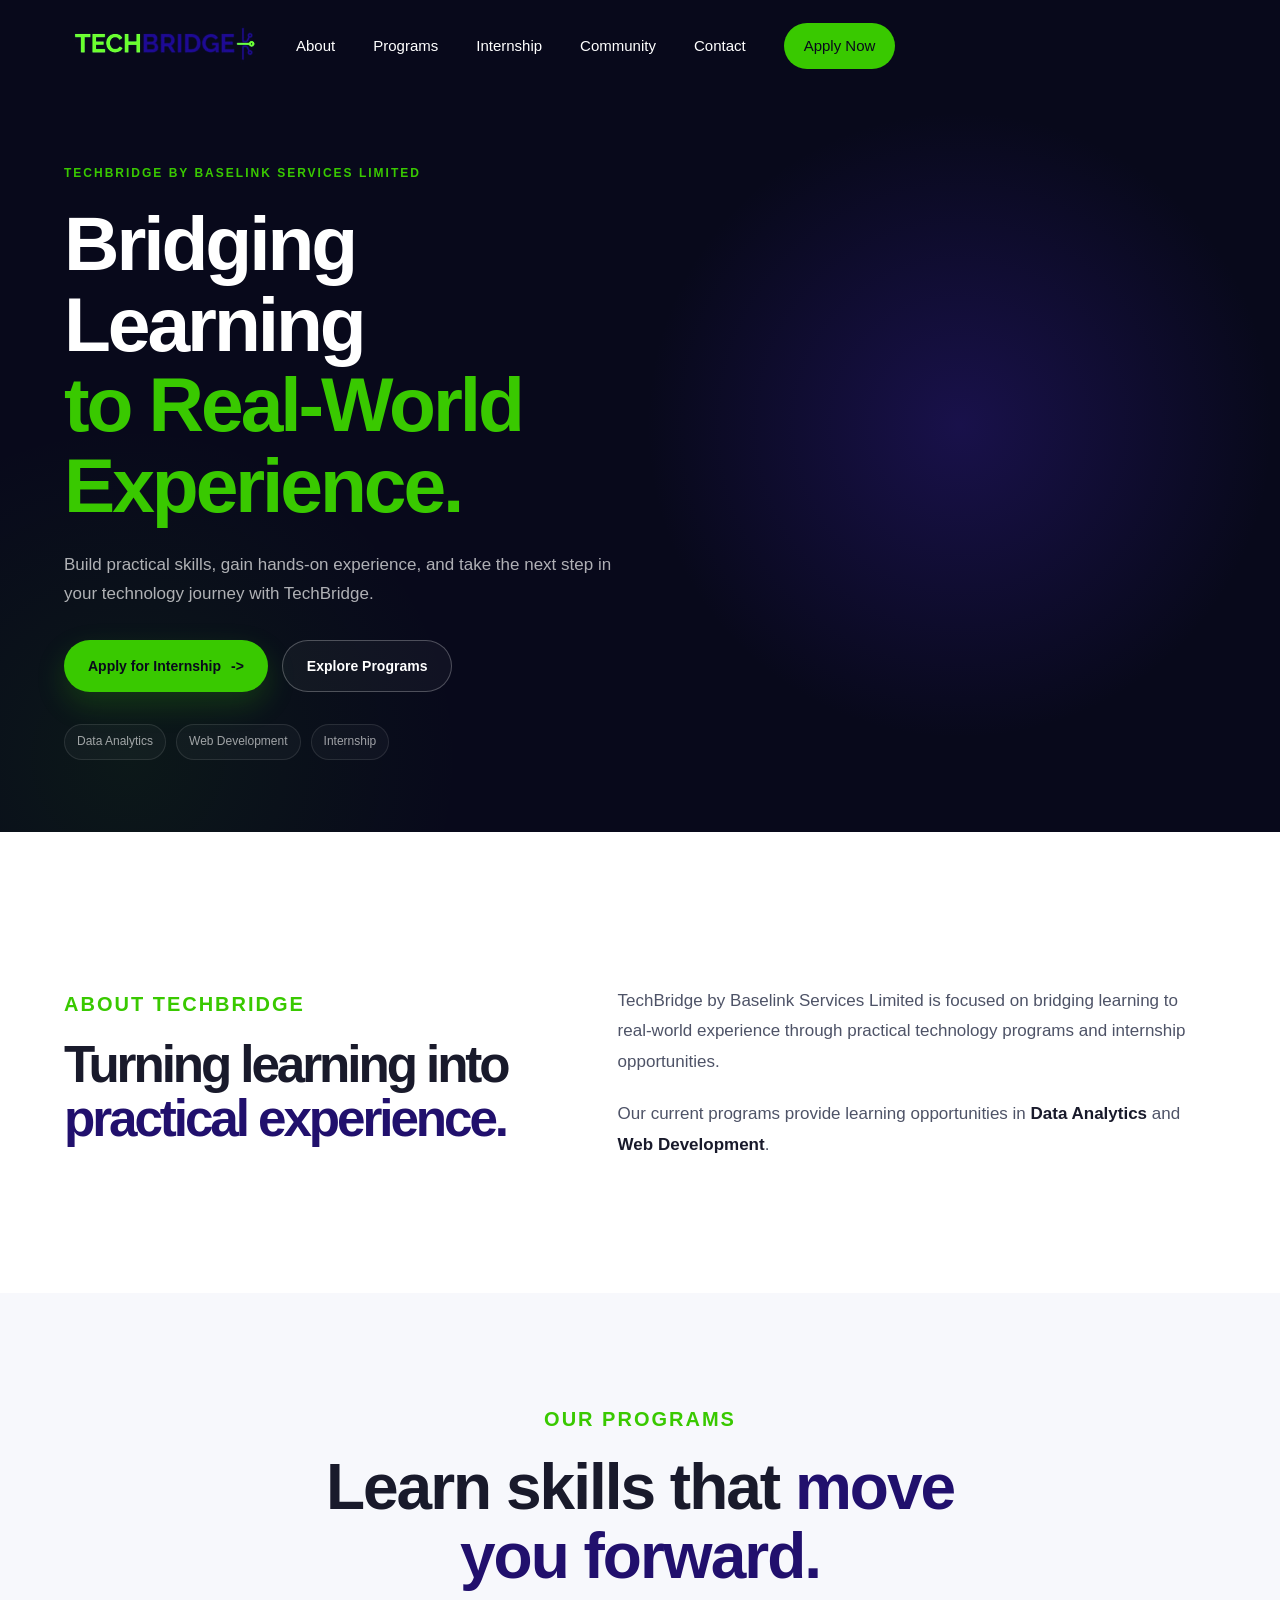
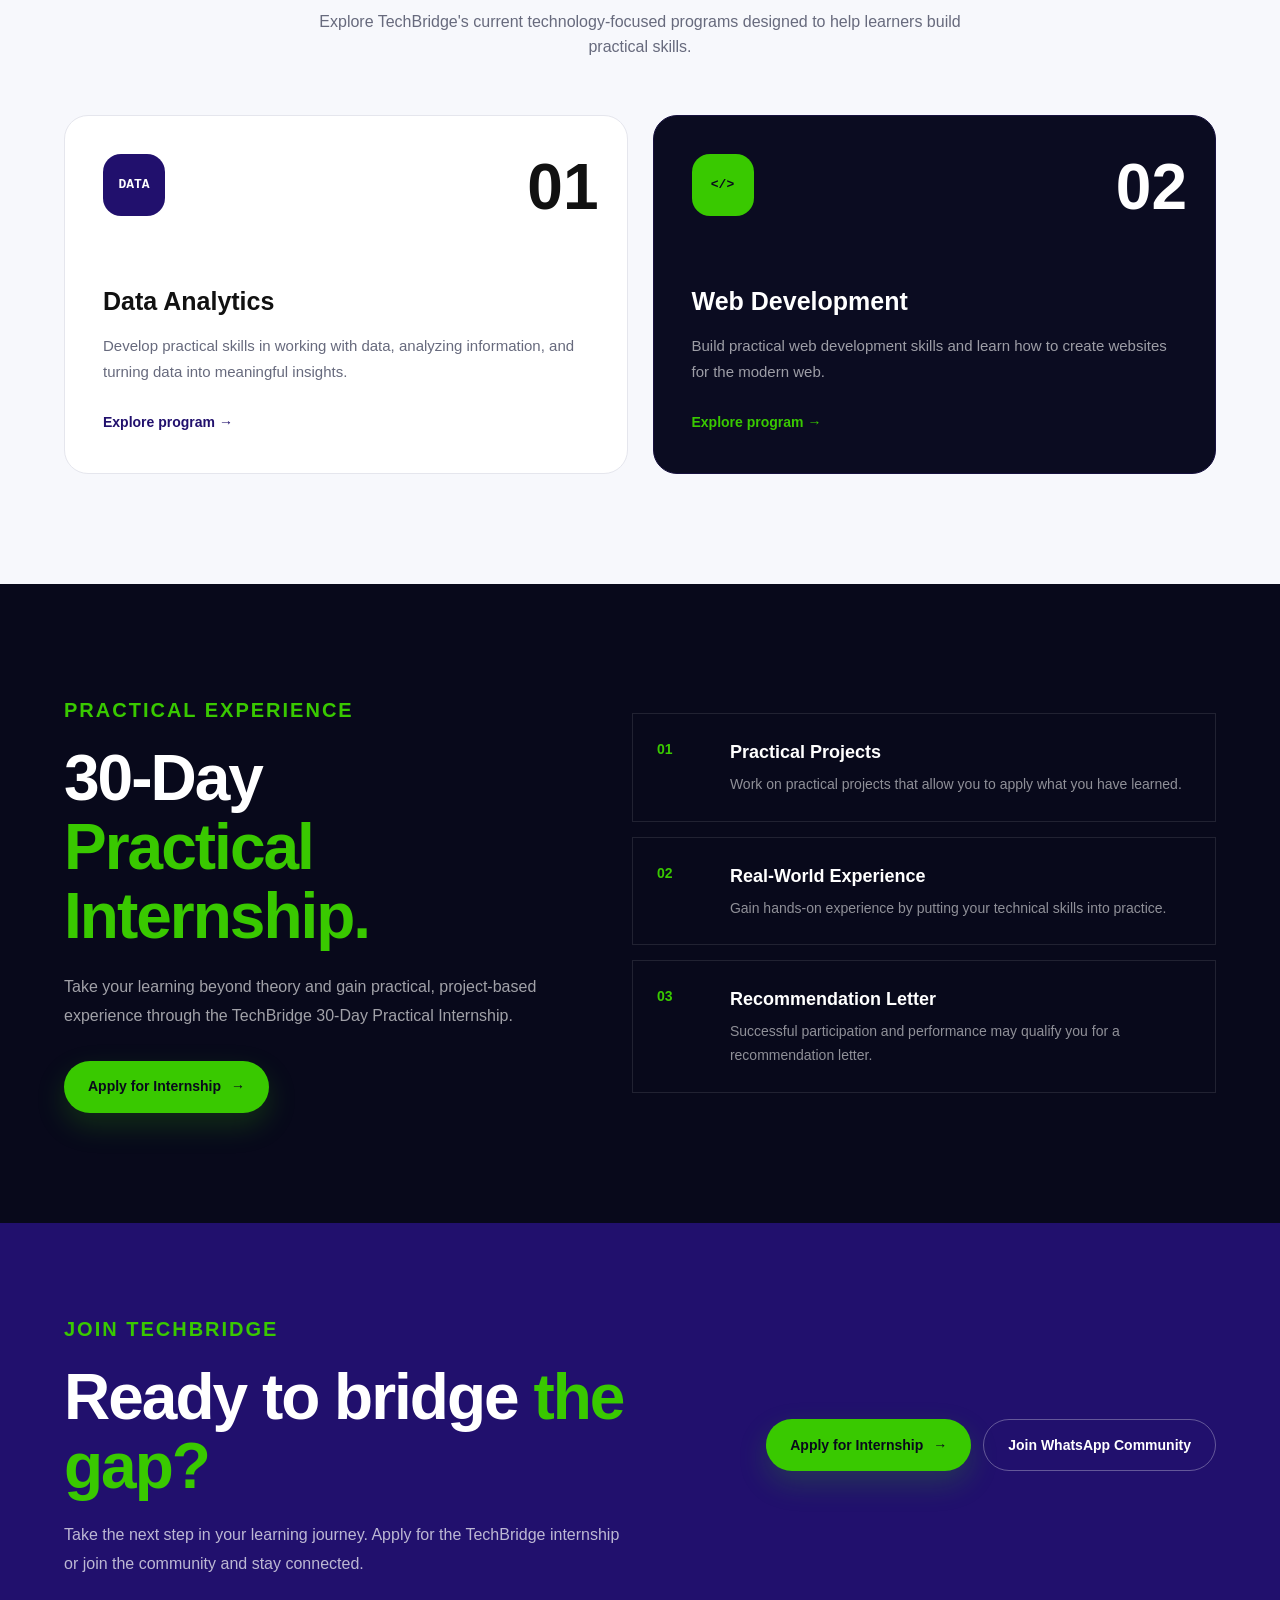
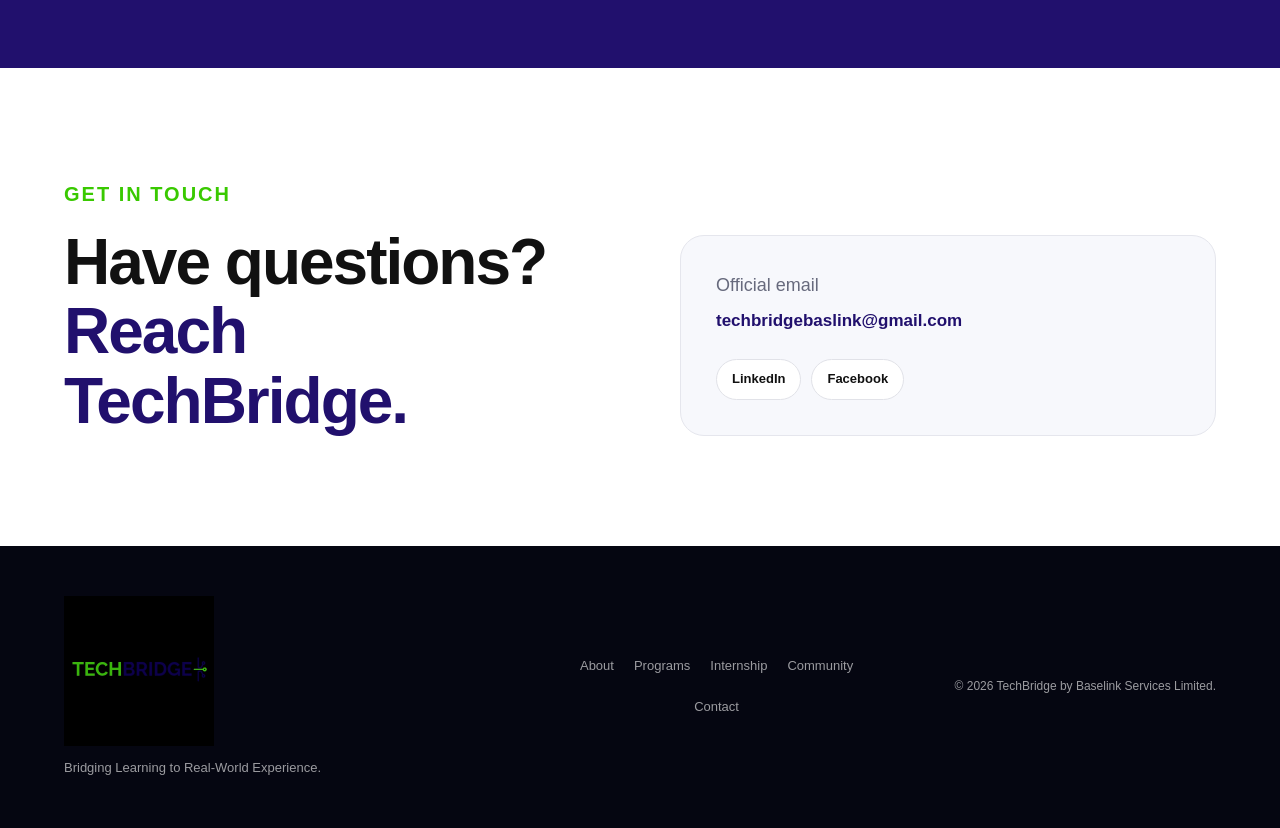
<file: index.html>
<!doctype html>
<html lang="en">
  <head>
    <meta charset="UTF-8" />
    <meta name="viewport" content="width=device-width, initial-scale=1.0" />
    <title>TechBridge Homepage</title>
    <link rel="stylesheet" href="style.css" />
  </head>
  <body>
    <!-- HEADER SECTION -->
    <header class="header">
      <div class="container">
        <a href="#home" class="logo">
          <img src="images/TechBridge-logo.jpeg" alt="TechBridge logo" />
        </a>

        <input
          type="checkbox"
          class="menu-toggle"
          id="menu-toggle"
          aria-label="Toggle navigation menu"
          aria-controls="site-nav"
        />
        <label class="menu-button" for="menu-toggle">
          <span class="menu-icon" aria-hidden="true"></span>
        </label>

        <nav class="nav" id="site-nav">
          <a href="#about">About</a>
          <a href="programs.html">Programs</a>
          <a href="#internship">Internship</a>
          <a href="#community">Community</a>
          <a href="#contact">Contact</a>

          <a href="https://forms.gle/zc84ENrj1QFS2P669" class="nav-button"
            >Apply Now</a
          >
        </nav>
      </div>
    </header>

    <!-- HERO SECTION -->
    <section class="hero" id="home">
      <div class="hero-container">
        <div class="hero-content">
          <p class="hero-label">TECHBRIDGE BY BASELINK SERVICES LIMITED</p>

          <h1>
            Bridging Learning
            <span>to Real-World Experience.</span>
          </h1>

          <p class="hero-text">
            Build practical skills, gain hands-on experience, and take the next
            step in your technology journey with TechBridge.
          </p>

          <div class="hero-buttons">
            <a
              href="https://forms.gle/zc84ENrj1QFS2P669"
              class="btn btn-primary"
            >
              Apply for Internship
              <span>-></span>
            </a>

            <a href="programs.html" class="btn btn-secondary">
              Explore Programs
            </a>
          </div>

          <div class="hero-tags">
            <span>Data Analytics</span>
            <span>Web Development</span>
            <span>Internship</span>
          </div>
        </div>
      </div>
    </section>

    <!-- ABOUT SECTION -->

    <section class="about" id="about">
      <div class="container about-container">
        <div class="about-heading">
          <p class="section-label">ABOUT TECHBRIDGE</p>

          <h2>
            Turning learning into
            <span>practical experience.</span>
          </h2>
        </div>

        <div class="about-content">
          <p>
            TechBridge by Baselink Services Limited is focused on bridging
            learning to real-world experience through practical technology
            programs and internship opportunities.
          </p>

          <p>
            Our current programs provide learning opportunities in
            <strong>Data Analytics</strong> and
            <strong>Web Development</strong>.
          </p>
        </div>
      </div>
    </section>

    <!-- PROGRAMS SECTION -->
    <section class="programs" id="programs">
      <div class="container">
        <div class="programs-heading">
          <p class="section-label">OUR PROGRAMS</p>

          <h2>
            Learn skills that
            <span>move you forward.</span>
          </h2>

          <p>
            Explore TechBridge's current technology-focused programs designed to
            help learners build practical skills.
          </p>
        </div>

        <div class="programs-grid">
          <!-- Data Analytics -->
          <article class="program-card">
            <div class="program-number1">01</div>

            <div class="program-icon">DATA</div>

            <h3 id="data">Data Analytics</h3>

            <p>
              Develop practical skills in working with data, analyzing
              information, and turning data into meaningful insights.
            </p>

            <a href="#internship" class="program-link"> Explore program → </a>
          </article>

          <!-- Web Development -->
          <article class="program-card program-card-dark">
            <div class="program-number2">02</div>

            <div class="program-icon">&lt;/&gt;</div>

            <h3>Web Development</h3>

            <p>
              Build practical web development skills and learn how to create
              websites for the modern web.
            </p>

            <a href="#internship" class="program-link"> Explore program → </a>
          </article>
        </div>
      </div>
    </section>

    <!-- INTERNSHIP SECTION -->
    <section class="internship" id="internship">
      <div class="container internship-container">
        <div class="internship-intro">
          <p class="section-label">PRACTICAL EXPERIENCE</p>

          <h2>
            30-Day
            <span>Practical Internship.</span>
          </h2>

          <p>
            Take your learning beyond theory and gain practical, project-based
            experience through the TechBridge 30-Day Practical Internship.
          </p>

          <a href="https://forms.gle/zc84ENrj1QFS2P669" class="btn btn-primary">
            Apply for Internship
            <span>→</span>
          </a>
        </div>

        <div class="internship-benefits">
          <div class="benefit-card">
            <span class="benefit-number">01</span>

            <div>
              <h3>Practical Projects</h3>

              <p>
                Work on practical projects that allow you to apply what you have
                learned.
              </p>
            </div>
          </div>

          <div class="benefit-card">
            <span class="benefit-number">02</span>

            <div>
              <h3>Real-World Experience</h3>

              <p>
                Gain hands-on experience by putting your technical skills into
                practice.
              </p>
            </div>
          </div>

          <div class="benefit-card">
            <span class="benefit-number">03</span>

            <div>
              <h3>Recommendation Letter</h3>

              <p>
                Successful participation and performance may qualify you for a
                recommendation letter.
              </p>
            </div>
          </div>
        </div>
      </div>
    </section>

    <!-- COMMUNITY CTA SECTION-->
    <section class="community" id="community">
      <div class="container community-container">
        <div class="community-content">
          <p class="section-label">JOIN TECHBRIDGE</p>

          <h2>
            Ready to bridge
            <span>the gap?</span>
          </h2>

          <p>
            Take the next step in your learning journey. Apply for the
            TechBridge internship or join the community and stay connected.
          </p>
        </div>

        <div class="community-buttons">
          <a href="https://forms.gle/zc84ENrj1QFS2P669" class="btn btn-primary">
            Apply for Internship
            <span>→</span>
          </a>

          <a
            href="https://chat.whatsapp.com/K4EWimOZGxcE06KxTyRsrG?s=cl&p=i&mlu=0&ilr=4"
            class="btn btn-community"
          >
            Join WhatsApp Community
          </a>
        </div>
      </div>
    </section>

    <!-- CONTACT SECTION -->
    <section class="contact" id="contact">
      <div class="container contact-container">
        <div class="contact-heading">
          <p class="section-label">GET IN TOUCH</p>

          <h2>
            Have questions?
            <span>Reach TechBridge.</span>
          </h2>
        </div>

        <div class="contact-card">
          <p>Official email</p>

          <a href="mailto:techbridgebaslink@gmail.com">
            techbridgebaslink@gmail.com
          </a>

          <div class="social-links">
            <a
              href="https://www.linkedin.com/company/techbridge-services/"
              target="_blank"
              rel="noopener noreferrer"
            >
              LinkedIn
            </a>

            <a
              href="https://www.facebook.com/p/Baselink-Services-100066771475783/"
              target="_blank"
              rel="noopener noreferrer"
            >
              Facebook
            </a>
          </div>
        </div>
      </div>
    </section>

    <!-- FOOTER SECTION -->
    <footer class="footer">
      <div class="container footer-container">
        <div class="footer-brand">
          <img src="images/TechBridge-logo.jpeg" alt="TechBridge logo" />

          <p>Bridging Learning to Real-World Experience.</p>
        </div>

        <div class="footer-links">
          <a href="#about">About</a>
          <a href="programs.html">Programs</a>
          <a href="#internship">Internship</a>
          <a href="#community">Community</a>
          <a href="#contact">Contact</a>
        </div>

        <p class="copyright">© 2026 TechBridge by Baselink Services Limited.</p>
      </div>
    </footer>
  </body>
</html>
</file>
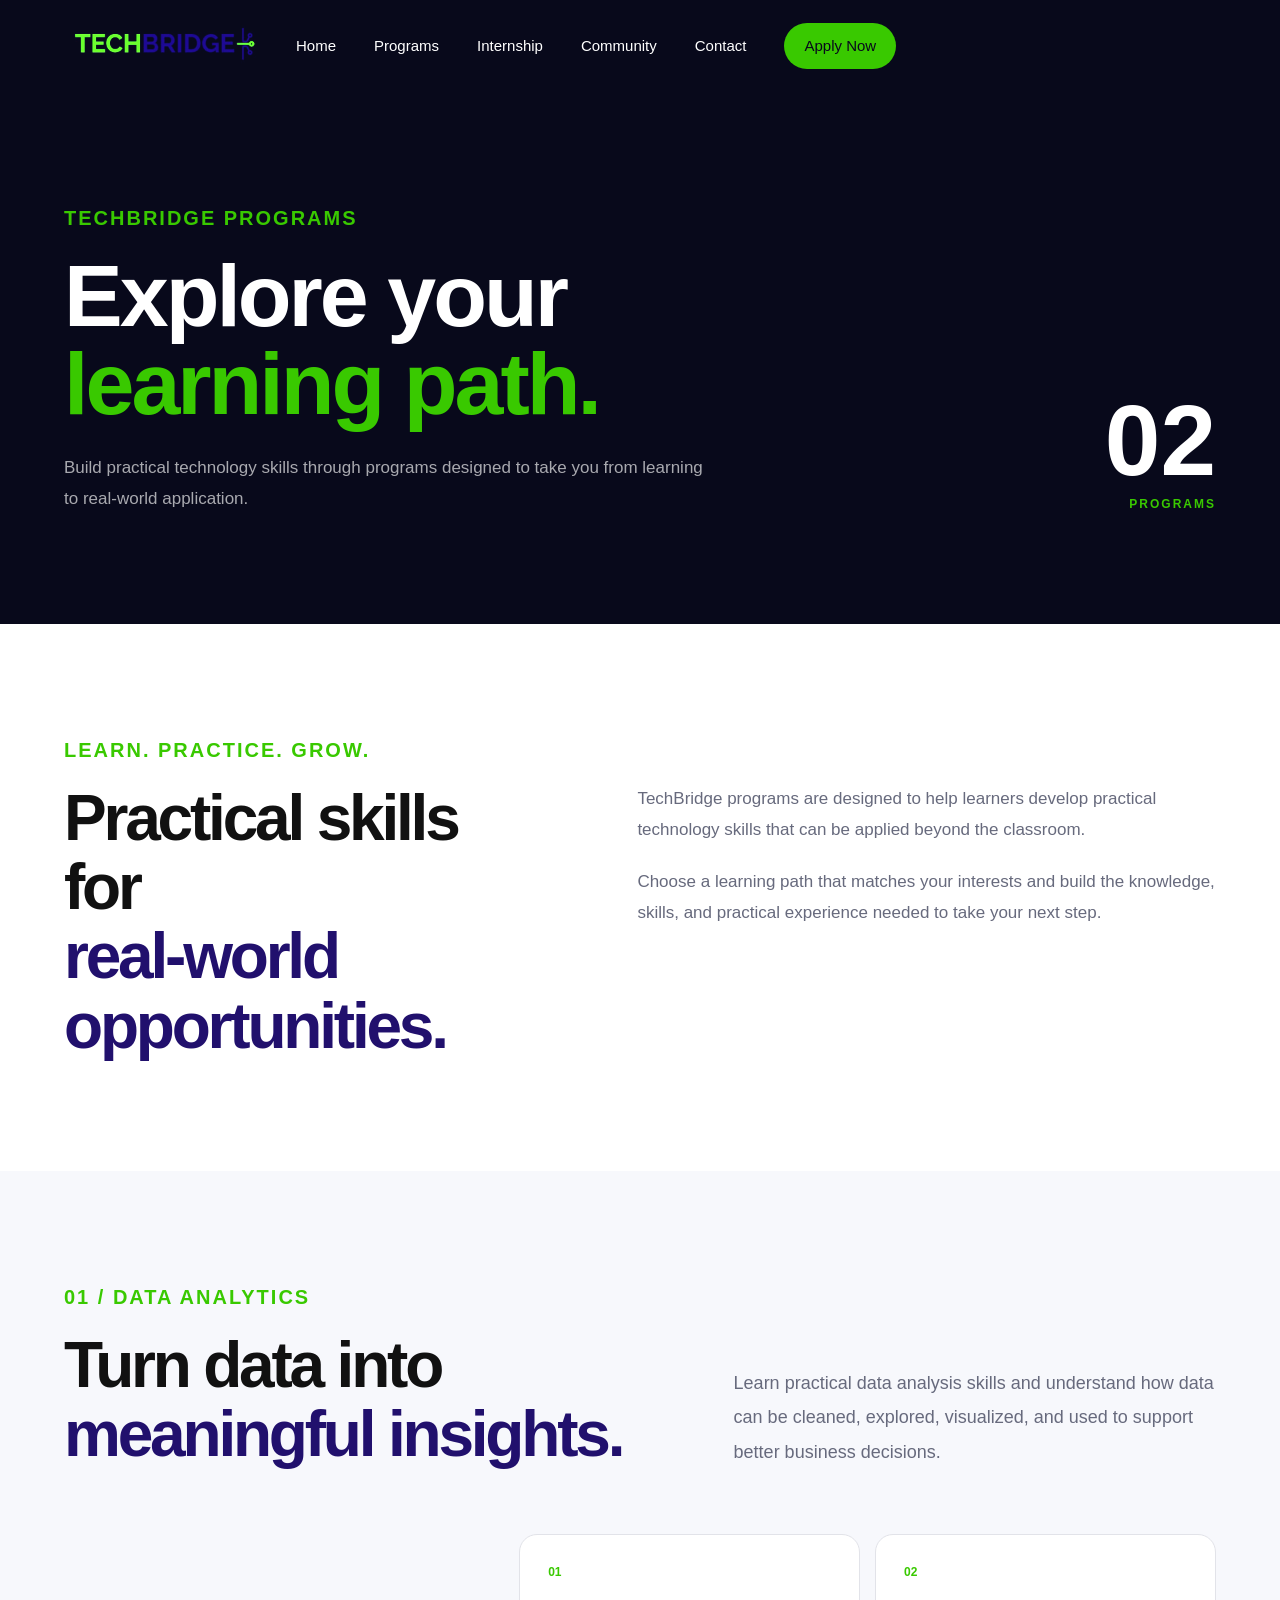
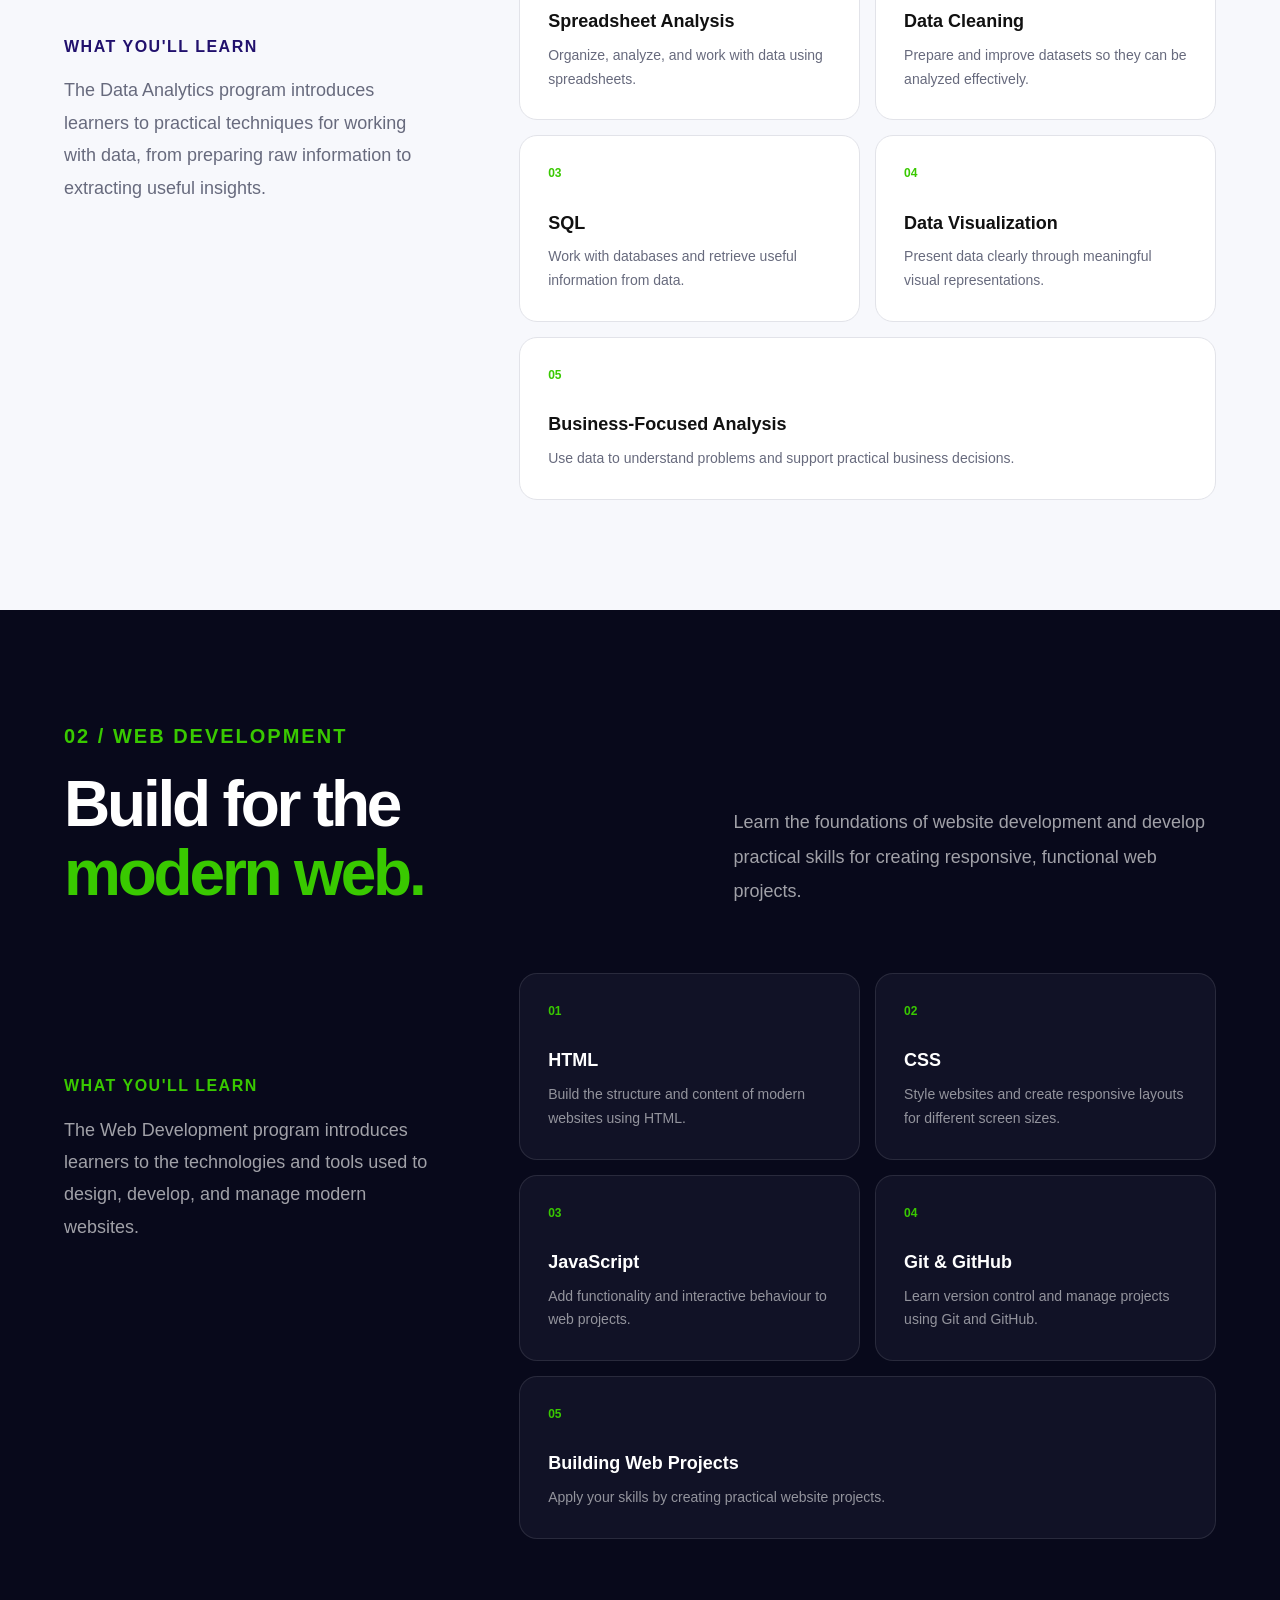
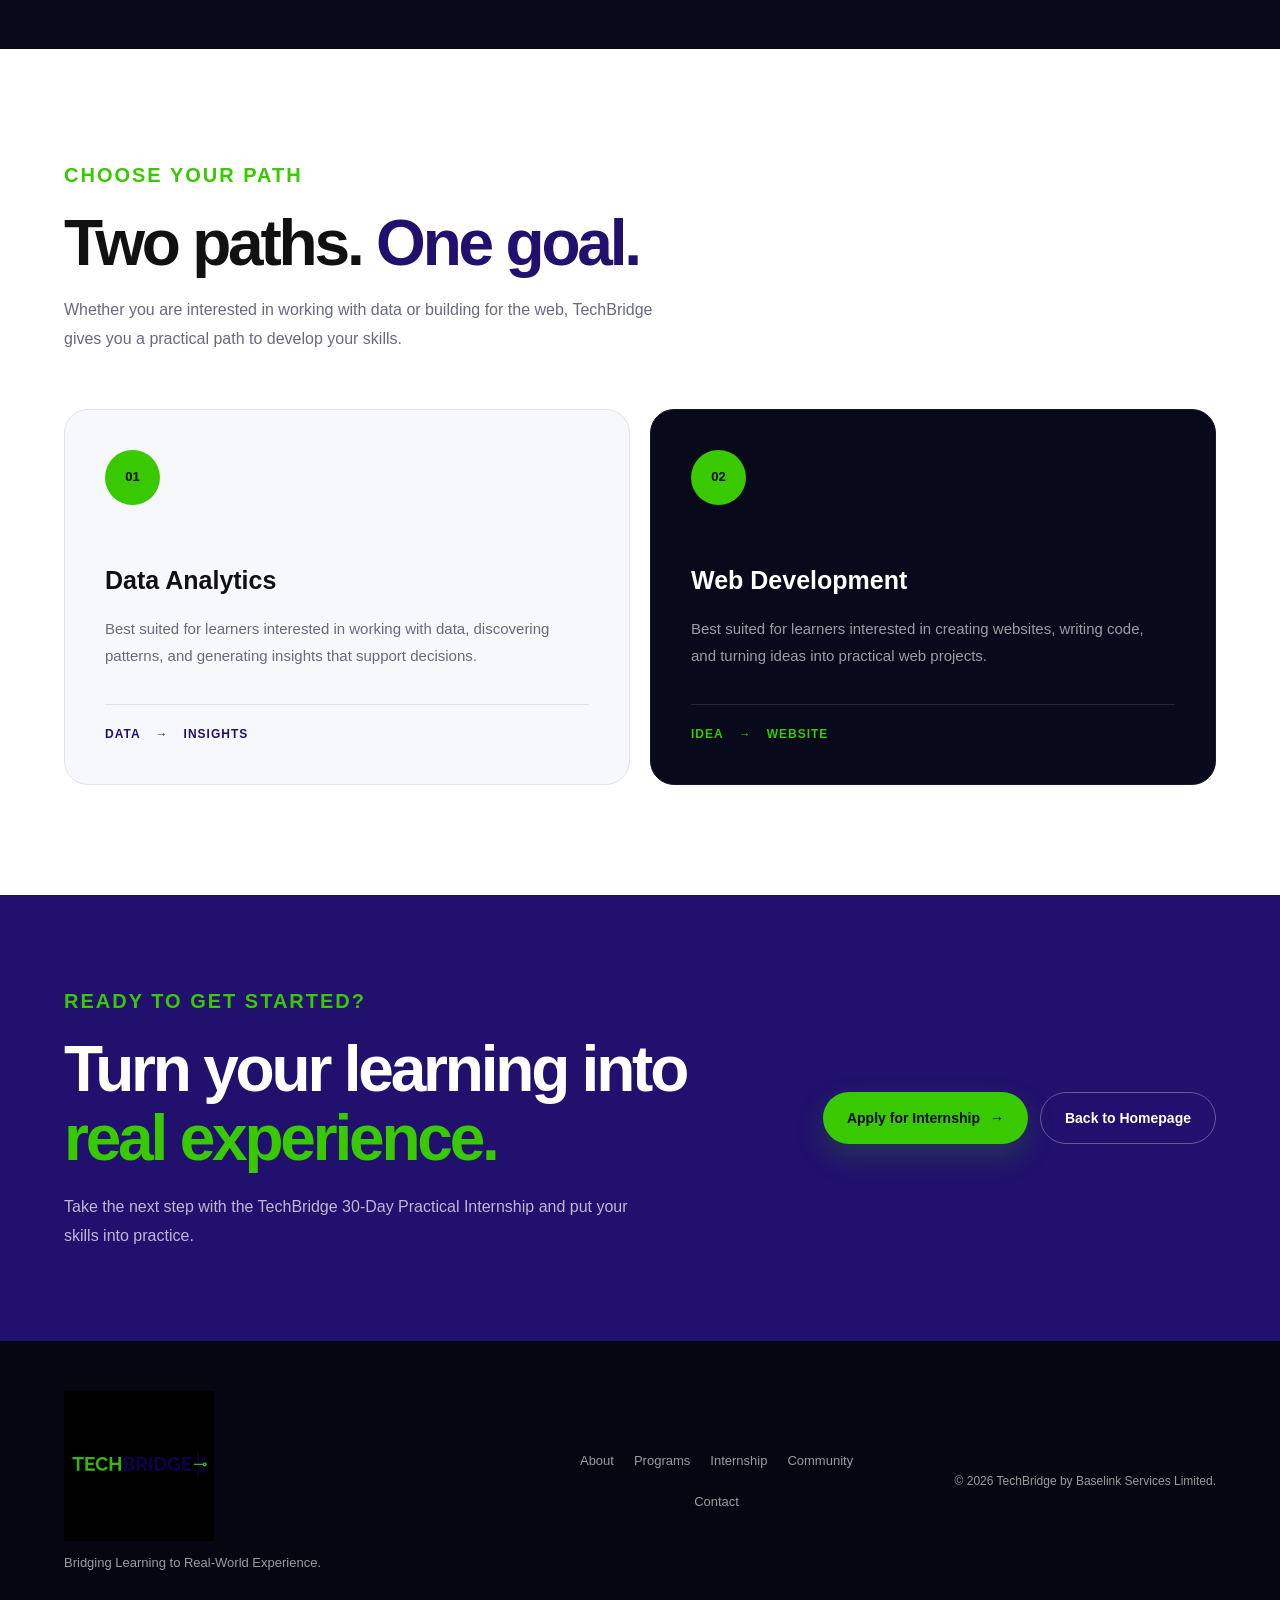
<file: programs.html>
<!doctype html>
<html lang="en">
  <head>
    <meta charset="UTF-8" />
    <meta name="viewport" content="width=device-width, initial-scale=1.0" />
    <meta
      name="description"
      content="Explore TechBridge programs in Data Analytics and Web Development."
    />
    <title>Programs | TechBridge</title>
    <link rel="stylesheet" href="style.css" />
  </head>
  <body>
    <!-- HEADER -->
    <header class="header">
      <div class="container">
        <a href="index.html" class="logo" aria-label="TechBridge home">
          <img src="images/TechBridge-logo.jpeg" alt="TechBridge logo" />
        </a>

        <input
          type="checkbox"
          class="menu-toggle"
          id="programs-menu-toggle"
          aria-label="Toggle navigation menu"
          aria-controls="programs-site-nav"
        />
        <label class="menu-button" for="programs-menu-toggle">
          <span class="menu-icon" aria-hidden="true"></span>
        </label>

        <nav class="nav" id="programs-site-nav" aria-label="Main navigation">
          <a href="index.html">Home</a>
          <a href="programs.html" aria-current="page">Programs</a>
          <a href="index.html#internship">Internship</a>
          <a href="index.html#community">Community</a>
          <a href="index.html#contact">Contact</a>
          <a href="https://forms.gle/zc84ENrj1QFS2P669" class="nav-button">
            Apply Now
          </a>
        </nav>
      </div>
    </header>

    <!-- PROGRAMS HERO -->
    <section class="programs-hero">
      <div class="container programs-hero-container">
        <div class="programs-hero-content">
          <p class="section-label">TECHBRIDGE PROGRAMS</p>
          <h1>
            Explore your
            <span>learning path.</span>
          </h1>
          <p>
            Build practical technology skills through programs designed to take
            you from learning to real-world application.
          </p>
        </div>

        <div class="programs-hero-number" aria-label="Two programs">
          <span aria-hidden="true">02</span>
          <p>PROGRAMS</p>
        </div>
      </div>
    </section>

    <!-- PROGRAMS OVERVIEW -->
    <section class="programs-overview">
      <div class="container programs-overview-container">
        <div class="programs-overview-heading">
          <p class="section-label">LEARN. PRACTICE. GROW.</p>
          <h2>
            Practical skills for
            <span>real-world opportunities.</span>
          </h2>
        </div>

        <div class="programs-overview-content">
          <p>
            TechBridge programs are designed to help learners develop practical
            technology skills that can be applied beyond the classroom.
          </p>
          <p>
            Choose a learning path that matches your interests and build the
            knowledge, skills, and practical experience needed to take your next
            step.
          </p>
        </div>
      </div>
    </section>

    <!-- DATA ANALYTICS -->
    <section class="program-detail data-analytics">
      <div class="container">
        <div class="program-detail-header">
          <div>
            <p class="section-label">01 / DATA ANALYTICS</p>

            <h2>
              Turn data into
              <span>meaningful insights.</span>
            </h2>
          </div>

          <p>
            Learn practical data analysis skills and understand how data can be
            cleaned, explored, visualized, and used to support better business
            decisions.
          </p>
        </div>

        <div class="program-detail-content">
          <div class="program-description">
            <p class="program-small-label">WHAT YOU'LL LEARN</p>

            <p>
              The Data Analytics program introduces learners to practical
              techniques for working with data, from preparing raw information
              to extracting useful insights.
            </p>
          </div>

          <div class="skills-grid">
            <div class="skill-card">
              <span>01</span>
              <h3>Spreadsheet Analysis</h3>
              <p>Organize, analyze, and work with data using spreadsheets.</p>
            </div>

            <div class="skill-card">
              <span>02</span>
              <h3>Data Cleaning</h3>
              <p>
                Prepare and improve datasets so they can be analyzed
                effectively.
              </p>
            </div>

            <div class="skill-card">
              <span>03</span>
              <h3>SQL</h3>
              <p>
                Work with databases and retrieve useful information from data.
              </p>
            </div>

            <div class="skill-card">
              <span>04</span>
              <h3>Data Visualization</h3>
              <p>
                Present data clearly through meaningful visual representations.
              </p>
            </div>

            <div class="skill-card">
              <span>05</span>
              <h3>Business-Focused Analysis</h3>
              <p>
                Use data to understand problems and support practical business
                decisions.
              </p>
            </div>
          </div>
        </div>
      </div>
    </section>

    <!-- WEB DEVELOPMENT SECTION -->
    <section class="program-detail web-development">
      <div class="container">
        <div class="program-detail-header">
          <div>
            <p class="section-label">02 / WEB DEVELOPMENT</p>

            <h2>
              Build for the
              <span>modern web.</span>
            </h2>
          </div>

          <p>
            Learn the foundations of website development and develop practical
            skills for creating responsive, functional web projects.
          </p>
        </div>

        <div class="program-detail-content">
          <div class="program-description">
            <p class="program-small-label">WHAT YOU'LL LEARN</p>

            <p>
              The Web Development program introduces learners to the
              technologies and tools used to design, develop, and manage modern
              websites.
            </p>
          </div>

          <div class="skills-grid">
            <div class="skill-card">
              <span>01</span>
              <h3>HTML</h3>
              <p>
                Build the structure and content of modern websites using HTML.
              </p>
            </div>

            <div class="skill-card">
              <span>02</span>
              <h3>CSS</h3>
              <p>
                Style websites and create responsive layouts for different
                screen sizes.
              </p>
            </div>

            <div class="skill-card">
              <span>03</span>
              <h3>JavaScript</h3>
              <p>
                Add functionality and interactive behaviour to web projects.
              </p>
            </div>

            <div class="skill-card">
              <span>04</span>
              <h3>Git & GitHub</h3>
              <p>
                Learn version control and manage projects using Git and GitHub.
              </p>
            </div>

            <div class="skill-card">
              <span>05</span>
              <h3>Building Web Projects</h3>
              <p>Apply your skills by creating practical website projects.</p>
            </div>
          </div>
        </div>
      </div>
    </section>

    <!-- PROGRAM COMPARISON -->
    <section class="program-choice">
      <div class="container">
        <div class="program-choice-heading">
          <p class="section-label">CHOOSE YOUR PATH</p>

          <h2>
            Two paths.
            <span>One goal.</span>
          </h2>

          <p>
            Whether you are interested in working with data or building for the
            web, TechBridge gives you a practical path to develop your skills.
          </p>
        </div>

        <div class="program-choice-grid">
          <div class="choice-card">
            <div class="choice-icon">01</div>

            <h3>Data Analytics</h3>

            <p>
              Best suited for learners interested in working with data,
              discovering patterns, and generating insights that support
              decisions.
            </p>

            <div class="choice-direction">
              <span>DATA</span>
              <span>→</span>
              <span>INSIGHTS</span>
            </div>
          </div>

          <div class="choice-card choice-card-dark">
            <div class="choice-icon">02</div>

            <h3>Web Development</h3>

            <p>
              Best suited for learners interested in creating websites, writing
              code, and turning ideas into practical web projects.
            </p>

            <div class="choice-direction">
              <span>IDEA</span>
              <span>→</span>
              <span>WEBSITE</span>
            </div>
          </div>
        </div>
      </div>
    </section>

    <!-- PROGRAMS CTA -->
    <section class="programs-cta">
      <div class="container programs-cta-container">
        <div class="programs-cta-content">
          <p class="section-label">READY TO GET STARTED?</p>

          <h2>
            Turn your learning into
            <span>real experience.</span>
          </h2>

          <p>
            Take the next step with the TechBridge 30-Day Practical Internship
            and put your skills into practice.
          </p>
        </div>

        <div class="programs-cta-buttons">
          <a
            href="https://forms.gle/zc84ENrj1QFS2P669 "
            class="btn btn-primary"
          >
            Apply for Internship
            <span>→</span>
          </a>

          <a href="index.html" class="btn btn-secondary"> Back to Homepage </a>
        </div>
      </div>
    </section>

    <!-- FOOTER -->
    <footer class="footer">
      <div class="container footer-container">
        <div class="footer-brand">
          <img src="images/TechBridge-logo.jpeg" alt="TechBridge logo" />
          <p>Bridging Learning to Real-World Experience.</p>
        </div>

        <div class="footer-links">
          <a href="index.html#about">About</a>
          <a href="programs.html">Programs</a>
          <a href="index.html#internship">Internship</a>
          <a href="index.html#community">Community</a>
          <a href="index.html#contact">Contact</a>
        </div>

        <p class="copyright">© 2026 TechBridge by Baselink Services Limited.</p>
      </div>
    </footer>
  </body>
</html>
</file>
<file: style.css>
* {
  margin: 0;
  padding: 0;
  box-sizing: border-box;
}

html {
  scroll-behavior: smooth;
}

body {
  font-family: Arial, sans-serif;
  background-color: #ffffff;
  color: #111111;
  line-height: 1.6;
}

img {
  max-width: 100%;
  display: block;
}

a {
  text-decoration: none;
  color: inherit;
}

/* HEADER */
.header {
  position: relative;
  z-index: 10;
  width: 100%;
  padding: 20px 0;
  background-color: #08091b;
}

.container {
  width: 90%;
  max-width: 1200px;
  margin: 0 auto;
}

.header .container {
  display: flex;
  align-items: center;
  justify-content: flex-start;
  gap: 32px;
}

.logo {
  width: 200px;
  flex: 0 0 200px;
}

.logo img {
  width: 100%;
  height: 52px;
  object-fit: cover;
  object-position: center;
  mix-blend-mode: screen;
  filter: brightness(1.8);
}

.nav {
  display: flex;
  align-items: center;
  gap: 18px;
}

.nav a {
  color: #ffffff;
  font-weight: 500;
  font-size: 15px;
  transition: color 0.3s ease;
  margin-right: 20px;
}

.nav a:hover {
  color: #39c900;
}

.nav-button {
  padding: 11px 20px;
  border-radius: 30px;
  background-color: #39c900;
  color: #08091b !important;
  font-weight: 500;
}

.nav-button:hover {
  background-color: #ffffff;
  color: #08091b !important;
}

.menu-toggle,
.menu-button {
  display: none;
}

/* HERO SECTION */

.hero {
  position: relative;
  min-height: 640px;
  overflow: hidden;
  color: #ffffff;
  background-color: #08091b;
  background-image:
    radial-gradient(
      circle at 75% 45%,
      rgba(56, 32, 163, 0.35),
      transparent 30%
    ),
    radial-gradient(circle at 10% 90%, rgba(57, 201, 0, 0.08), transparent 25%);
}

.hero-container {
  position: relative;
  z-index: 2;
  width: 90%;
  max-width: 1200px;
  min-height: 640px;
  margin: 0 auto;
  display: grid;
  grid-template-columns: 1.1fr 0.9fr;
  align-items: center;
  gap: 60px;
  padding: 72px 0;
}

.hero-content {
  max-width: 680px;
}

.hero-label {
  margin-bottom: 20px;
  color: #39c900;
  font-size: 12px;
  font-weight: 700;
  letter-spacing: 2px;
}

.hero h1 {
  margin-bottom: 25px;
  font-size: clamp(3.2rem, 6vw, 5.5rem);
  font-weight: 700;
  line-height: 1.05;
  letter-spacing: -0.04em;
}

.hero h1 span {
  display: block;
  color: #39c900;
}

.hero-text {
  max-width: 560px;
  margin-bottom: 32px;

  color: rgba(255, 255, 255, 0.68);
  font-size: 17px;
  line-height: 1.7;
}

.hero-buttons {
  display: flex;
  flex-wrap: wrap;
  gap: 14px;

  margin-bottom: 32px;
}

.btn {
  display: inline-flex;
  align-items: center;
  gap: 10px;
  min-height: 52px;
  padding: 0 24px;
  border-radius: 50px;
  font-size: 14px;
  font-weight: 700;

  transition: 0.3s ease;
}

.btn-primary {
  color: #08091b;
  background-color: #39c900;
  box-shadow: 0 12px 30px rgba(57, 201, 0, 0.2);
}

.btn-primary:hover {
  background-color: #4bdf0c;
  transform: translateY(-3px);
}

.btn-secondary {
  color: #ffffff;
  border: 1px solid rgba(255, 255, 255, 0.25);
  background-color: rgba(255, 255, 255, 0.04);
}

.btn-secondary:hover {
  background-color: rgba(255, 255, 255, 0.1);
  transform: translateY(-3px);
}

.hero-tags {
  display: flex;
  flex-wrap: wrap;
  gap: 10px;
}

.hero-tags span {
  padding: 7px 12px;
  border: 1px solid rgba(255, 255, 255, 0.1);
  border-radius: 50px;

  color: rgba(255, 255, 255, 0.6);
  background-color: rgba(255, 255, 255, 0.03);

  font-size: 12px;
}

/* ABOUT SECTION */

.about {
  padding: 120px 0 110px;
  background-color: #ffffff;
}

.about-container {
  display: grid;
  grid-template-columns: 0.9fr 1.1fr;
  gap: clamp(48px, 5vw, 100px);
  align-items: center;
}

.section-label {
  margin-bottom: 18px;
  color: #39c900;

  font-size: 20px;
  font-weight: 700;
  letter-spacing: 2px;
}

.about-heading h2 {
  max-width: 520px;
  color: #191a2b;

  font-size: clamp(2.7rem, 4vw, 4.5rem);
  line-height: 1.05;
  letter-spacing: -0.06em;
  font-weight: 800;
}

.about-heading h2 span {
  display: block;
  color: #21106d;
}

.about-content {
  padding-top: 34px;
  align-self: end;
}

.about-content p {
  max-width: 600px;
  margin-bottom: 22px;

  color: #4e5367;

  font-size: 17px;
  line-height: 1.8;
}

.about-content strong {
  color: #191a2b;
  font-weight: 700;
}

/* PROGRAMS SECTION */
.programs {
  padding: 110px 0;
  background-color: #f7f8fc;
}

.programs-heading {
  max-width: 700px;
  margin: 0 auto 55px;
  text-align: center;
}

.programs-heading h2 {
  margin-bottom: 18px;

  font-size: clamp(2.5rem, 5vw, 4rem);
  line-height: 1.08;
  letter-spacing: -2px;
  color: #191a2b;
}

.programs-heading h2 span {
  color: #21106d;
}

.programs-heading > p:last-child {
  color: #676a7d;
  font-size: 16px;
}

.programs-grid {
  display: grid;
  grid-template-columns: repeat(2, 1fr);
  gap: 25px;
}

.program-card {
  position: relative;

  min-height: 350px;
  padding: 38px;

  overflow: hidden;

  border: 1px solid #e5e6ed;
  border-radius: 24px;

  background-color: #ffffff;
}

.program-card-dark {
  color: #ffffff;
  border-color: #17113e;
  background-color: #0b0c21;
}

.program-number1 {
  position: absolute;
  top: 20px;
  right: 28px;
  color: #111111;

  font-family: Arial, sans-serif;
  font-size: 64px;
  font-weight: 700;
}

.program-number2 {
  position: absolute;
  top: 20px;
  right: 28px;
  color: #ffff;

  font-family: Arial, sans-serif;
  font-size: 64px;
  font-weight: 700;
}

.program-card-dark .program-number {
  color: rgba(255, 255, 255, 0.06);
}

.program-icon {
  width: 62px;
  height: 62px;

  display: flex;
  align-items: center;
  justify-content: center;

  margin-bottom: 65px;

  border-radius: 18px;

  color: #ffffff;
  background-color: #21106d;

  font-family: monospace;
  font-size: 13px;
  font-weight: 700;
}

.program-card-dark .program-icon {
  color: #08091b;
  background-color: #39c900;
}

#data {
  color: #111111;
}

.program-card h3 {
  margin-bottom: 12px;

  font-size: 25px;
}

.program-card > p {
  max-width: 480px;
  margin-bottom: 25px;

  color: #676a7d;

  font-size: 15px;
  line-height: 1.7;
}

.program-card-dark > p {
  color: rgba(255, 255, 255, 0.6);
}

.program-link {
  font-size: 14px;
  font-weight: 700;
}

.program-card:not(.program-card-dark) .program-link {
  color: #21106d;
}

.program-card-dark .program-link {
  color: #39c900;
}

/* INTERNSHIP SECTION */
.internship {
  padding: 110px 0;

  color: #ffffff;
  background-color: #08091b;
}

.internship-container {
  display: grid;
  grid-template-columns: 0.9fr 1.1fr;
  gap: 90px;
  align-items: center;
}

.internship-intro h2 {
  max-width: 550px;
  margin-bottom: 22px;

  font-size: clamp(2.5rem, 5vw, 4rem);
  line-height: 1.08;
  letter-spacing: -2px;
}

.internship-intro h2 span {
  display: block;
  color: #39c900;
}

.internship-intro > p:not(.section-label) {
  max-width: 500px;
  margin-bottom: 30px;
  color: rgba(255, 255, 255, 0.62);
  font-size: 16px;
  line-height: 1.8;
}

.internship-benefits {
  display: flex;
  flex-direction: column;
  gap: 15px;
}

.benefit-card {
  display: grid;
  grid-template-columns: 55px 1fr;
  gap: 18px;

  padding: 24px;
  border: 1px solid rgba(255, 255, 255, 0.1);
}

.benefit-number {
  color: #39c900;
  font-size: 14px;
  font-weight: 700;
}

.benefit-card h3 {
  margin-bottom: 6px;

  font-size: 18px;
}

.benefit-card p {
  color: rgba(255, 255, 255, 0.55);

  font-size: 14px;
  line-height: 1.7;
}

/* COMMUNITY CTA- SECTION */
.community {
  padding: 90px 0;

  color: #ffffff;

  background-color: #21106d;
}

.community-container {
  display: flex;
  align-items: center;
  justify-content: space-between;
  gap: 50px;
}

.community-content {
  max-width: 650px;
}

.community-content h2 {
  margin-bottom: 20px;

  font-size: clamp(2.5rem, 5vw, 4rem);
  line-height: 1.08;
  letter-spacing: -2px;
}

.community-content h2 span {
  color: #39c900;
}

.community-content > p:last-child {
  max-width: 560px;

  color: rgba(255, 255, 255, 0.7);

  font-size: 16px;
  line-height: 1.8;
}

.community-buttons {
  display: flex;
  flex-wrap: wrap;
  gap: 12px;
}

.btn-community {
  color: #ffffff;
  border: 1px solid rgba(255, 255, 255, 0.3);
  background-color: transparent;
}

.btn-community:hover {
  background-color: rgba(255, 255, 255, 0.1);
  transform: translateY(-3px);
}

/* CONTACT SECTION */
.contact {
  padding: 110px 0;
  background-color: #ffffff;
}

.contact-container {
  display: grid;
  grid-template-columns: 1fr 1fr;
  gap: 80px;
  align-items: end;
}

.contact-heading h2 {
  max-width: 550px;
  color: #111111;

  font-size: clamp(2.5rem, 5vw, 4rem);
  line-height: 1.08;
  letter-spacing: -2px;
}

.contact-heading h2 span {
  display: block;
  color: #21106d;
}

.contact-card {
  padding: 35px;

  border: 1px solid #e5e6ed;
  border-radius: 24px;

  background-color: #f7f8fc;
}

.contact-card > p {
  margin-bottom: 7px;

  color: #676a7d;

  font-size: 18px;
}

.contact-card > a {
  display: inline-block;

  margin-bottom: 25px;

  color: #21106d;

  font-size: 17px;
  font-weight: 700;
}

.social-links {
  display: flex;
  gap: 10px;
}

.social-links a {
  padding: 9px 15px;
  color: #111111;

  border: 1px solid #e1e2e8;
  border-radius: 50px;

  background-color: #ffffff;

  font-size: 13px;
  font-weight: 600;
}

.social-links a:hover {
  border-color: #21106d;
}

/* FOOTER SECTION */
.footer {
  padding: 50px 0;

  color: rgba(255, 255, 255, 0.6);

  background-color: #050611;
}

.footer-container {
  display: grid;
  grid-template-columns: 1.5fr 1fr 1fr;
  gap: 40px;
  align-items: center;
}

.footer-brand img {
  width: 150px;
  margin-bottom: 12px;
}

.footer-brand p {
  font-size: 13px;
}

.footer-links {
  display: flex;
  flex-wrap: wrap;
  justify-content: center;
  gap: 20px;

  font-size: 13px;
}

.footer-links a:hover {
  color: #ffffff;
}

.copyright {
  text-align: right;
  font-size: 12px;
}

/* MEDIA QUERIES-Community and Contact Sections */
@media (max-width: 960px) {
  .community {
    padding: 80px 0;
  }

  .community-container {
    flex-direction: column;
    align-items: flex-start;
    gap: 32px;
  }

  .community-content {
    max-width: 680px;
  }

  .contact {
    padding: 90px 0;
  }

  .contact-container {
    grid-template-columns: minmax(0, 1fr);
    gap: 32px;
    align-items: start;
  }

  .contact-heading h2 {
    max-width: 680px;
  }
}

@media (max-width: 520px) {
  .community {
    padding: 68px 0;
  }

  .community-content h2,
  .contact-heading h2 {
    font-size: clamp(2.1rem, 9vw, 2.9rem);
    /* font-size: 50px; */
    letter-spacing: -0.05em;
  }

  .community-content > p:last-child {
    font-size: 15px;
    line-height: 1.75;
  }

  .community-buttons {
    width: 100%;
    flex-direction: column;
    align-items: stretch;
  }

  .community-buttons .btn {
    justify-content: center;
  }

  .contact {
    padding: 68px 0;
  }

  .contact-card {
    padding: 24px;
    border-radius: 20px;
  }

  .contact-card > a {
    max-width: 100%;
    overflow-wrap: anywhere;
    font-size: 16px;
  }

  .social-links {
    flex-wrap: wrap;
  }
}

/* MEDIA QUERIES-Internship Section */
@media (max-width: 960px) {
  .internship {
    padding: 90px 0;
  }

  .internship-container {
    grid-template-columns: minmax(0, 1fr);
    gap: 44px;
    align-items: start;
  }
}

@media (max-width: 520px) {
  .internship {
    padding: 68px 0;
  }

  .internship-intro h2 {
    margin-bottom: 18px;
    font-size: clamp(2.1rem, 9vw, 2.9rem);
    letter-spacing: -0.05em;
  }

  .internship-intro > p:not(.section-label) {
    margin-bottom: 24px;
    font-size: 15px;
    line-height: 1.75;
  }

  .internship-benefits {
    gap: 12px;
  }

  .benefit-card {
    grid-template-columns: 38px minmax(0, 1fr);
    gap: 12px;
    padding: 18px;
  }

  .benefit-card h3 {
    font-size: 16px;
  }
}

/* MEDIA QUERIES-Programs Section */
@media (max-width: 960px) {
  .programs {
    padding: 90px 0;
  }

  .program-card {
    padding: 32px;
  }
}

@media (max-width: 720px) {
  .programs {
    padding: 76px 0;
  }

  .programs-heading {
    margin-bottom: 36px;
  }

  .programs-grid {
    grid-template-columns: minmax(0, 1fr);
    gap: 18px;
  }

  .program-card {
    min-height: 0;
    padding: 32px;
  }
}

@media (max-width: 520px) {
  .programs {
    padding: 68px 0;
  }

  .programs-heading h2 {
    font-size: clamp(2.1rem, 9vw, 2.9rem);
    letter-spacing: -0.05em;
  }

  .programs-heading > p:last-child {
    font-size: 15px;
  }

  .program-card {
    padding: 26px 24px;
    border-radius: 20px;
  }

  .program-number1,
  .program-number2 {
    top: 16px;
    right: 20px;
    font-size: 48px;
  }

  .program-icon {
    width: 56px;
    height: 56px;
    margin-bottom: 46px;
  }

  .program-card h3 {
    font-size: 22px;
  }
}

/* MEDIA QUERIES-About Section  */
@media (max-width: 960px) {
  .about {
    padding: 90px 0 80px;
  }

  .about-container {
    grid-template-columns: 1fr;
    gap: 28px;
    align-items: start;
  }

  .about-heading h2 {
    max-width: 100%;
    font-size: clamp(2.5rem, 7vw, 3.6rem);
  }

  .about-content {
    padding-top: 0;
  }

  .about-content p {
    max-width: 100%;
  }
}

@media (max-width: 520px) {
  .section-label {
    margin-bottom: 14px;
    font-size: 16px;
    letter-spacing: 1.3px;
  }

  .about {
    padding: 76px 0 72px;
  }

  .about-heading h2 {
    font-size: clamp(2.1rem, 9vw, 2.9rem);
    letter-spacing: -0.05em;
  }

  .about-content p {
    margin-bottom: 18px;
    font-size: 15px;
    line-height: 1.75;
  }
}

/* MEDIA QUERIES-Hero Section */

@media (max-width: 960px) {
  .hero {
    min-height: 0;
  }

  .hero-container {
    min-height: 0;
    grid-template-columns: minmax(0, 1fr);
    gap: 0;
    padding: clamp(72px, 12vh, 112px) 0;
  }

  .hero-content {
    max-width: 680px;
  }

  .hero h1 {
    font-size: clamp(2.75rem, 8vw, 4.5rem);
  }
}

@media (max-width: 520px) {
  .hero-container {
    width: 88%;
    padding: 64px 0 72px;
  }

  .hero-label {
    max-width: 32ch;
    margin-bottom: 16px;
    font-size: 16px;
    letter-spacing: 1px;
    line-height: 1.6;
  }

  .hero h1 {
    margin-bottom: 20px;
    font-size: clamp(2.5rem, 10vw, 3.25rem);
    letter-spacing: -0.045em;
  }

  .hero-text {
    margin-bottom: 24px;
    font-size: 16px;
  }

  .hero-buttons {
    flex-direction: column;
    align-items: stretch;
    gap: 12px;
    margin-bottom: 26px;
  }

  .btn {
    justify-content: center;
    min-height: 50px;
    padding: 0 18px;
  }

  .hero-tags {
    gap: 8px;
  }

  .hero-tags span {
    padding: 6px 10px;
    font-size: 11px;
  }
}

/* MEDIA QUERIES-Header */

@media (max-width: 960px) {
  .header .container {
    position: relative;
    justify-content: space-between;
    gap: 0;
  }

  .logo {
    width: 160px;
    flex-basis: 160px;
  }

  .logo img {
    height: 42px;
  }

  .menu-toggle {
    display: block;
    position: absolute;
    width: 1px;
    height: 1px;
    padding: 0;
    margin: -1px;
    overflow: hidden;
    clip: rect(0, 0, 0, 0);
    white-space: nowrap;
    border: 0;
  }

  .menu-button {
    display: flex;
    width: 44px;
    height: 44px;
    align-items: center;
    justify-content: center;
    border: 1px solid rgba(255, 255, 255, 0.35);
    border-radius: 4px;
    cursor: pointer;
  }

  .menu-toggle:focus-visible + .menu-button {
    outline: 2px solid #39c900;
    outline-offset: 3px;
  }

  .menu-icon,
  .menu-icon::before,
  .menu-icon::after {
    width: 22px;
    height: 2px;
    background-color: #ffffff;
    transition:
      transform 0.2s ease,
      background-color 0.2s ease;
  }

  .menu-icon {
    position: relative;
  }

  .menu-icon::before,
  .menu-icon::after {
    position: absolute;
    left: 0;
    content: "";
  }

  .menu-icon::before {
    top: -7px;
  }

  .menu-icon::after {
    top: 7px;
  }

  .menu-toggle:checked + .menu-button .menu-icon {
    background-color: transparent;
  }

  .menu-toggle:checked + .menu-button .menu-icon::before {
    top: 0;
    transform: rotate(45deg);
  }

  .menu-toggle:checked + .menu-button .menu-icon::after {
    top: 0;
    transform: rotate(-45deg);
  }

  .nav {
    display: none;
    position: absolute;
    top: calc(100% + 12px);
    right: 0;
    left: 0;
    z-index: 1;
    width: 100%;
    box-sizing: border-box;
    flex-direction: column;
    align-items: stretch;
    gap: 0;
    margin-top: 0;
    padding: 8px 0;
    border: 1px solid rgba(255, 255, 255, 0.18);
    border-radius: 4px;
    background-color: #08091b;
  }

  .menu-toggle:checked ~ .nav {
    display: flex;
  }

  .nav a {
    margin-right: 0;
    padding: 10px 12px;
  }

  .nav .nav-button {
    width: fit-content;
    margin: 8px 12px;
  }
}

/* PROGRAM SECTION TASK 2 */

.programs-hero {
  padding: 110px 0;
  color: #ffffff;
  background-color: #08091b;
}

.programs-hero-container {
  display: flex;
  align-items: flex-end;
  justify-content: space-between;
  gap: 50px;
}

.programs-hero-content {
  max-width: 750px;
}

.programs-hero-content h1 {
  margin-bottom: 25px;

  font-size: clamp(3rem, 7vw, 5.5rem);
  line-height: 1;
  letter-spacing: -3px;
}

.programs-hero-content h1 span {
  display: block;
  color: #39c900;
}

.programs-hero-content > p:last-child {
  max-width: 650px;

  color: rgba(255, 255, 255, 0.65);

  font-size: 17px;
  line-height: 1.8;
}

.programs-hero-number {
  text-align: right;
}

.programs-hero-number span {
  display: block;

  /* color: rgba(255, 255, 255, 0.08); */
  color: #ffffff;

  font-size: 100px;
  font-weight: 700;
  line-height: 0.8;
}

.programs-hero-number p {
  margin-top: 15px;
  color: #39c900;
  font-size: 12px;
  font-weight: 700;
  letter-spacing: 2px;
}

/* PROGRAMS OVERVIEW */
.programs-overview {
  padding: 110px 0;
  background-color: #ffffff;
}

.programs-overview-container {
  display: grid;
  grid-template-columns: minmax(0, 0.9fr) minmax(0, 1.1fr);
  gap: clamp(36px, 8vw, 100px);
  align-items: start;
}

.programs-overview-heading,
.programs-overview-content {
  min-width: 0;
}

.programs-overview-heading h2 {
  max-width: 600px;

  font-size: clamp(2.5rem, 5vw, 4rem);
  line-height: 1.08;
  letter-spacing: -0.05em;
}

.programs-overview-heading h2 span {
  display: block;
  color: #21106d;
}

.programs-overview-content {
  padding-top: 50px;
}

.programs-overview-content p {
  max-width: 600px;
  margin-bottom: 22px;

  color: #676a7d;

  font-size: 17px;
  line-height: 1.8;
}

.programs-overview-content p:last-child {
  margin-bottom: 0;
}

/* PROGAM DETAIL DATA ANALYTICS */
.program-detail {
  padding: 110px 0;
}

.data-analytics {
  background-color: #f7f8fc;
}

.program-detail-header {
  display: grid;
  grid-template-columns: minmax(0, 1.1fr) minmax(0, 0.9fr);
  gap: clamp(36px, 7vw, 80px);
  align-items: end;

  margin-bottom: 65px;
}

.program-detail-header h2 {
  max-width: 650px;

  font-size: clamp(2.5rem, 5vw, 4rem);
  line-height: 1.08;
  letter-spacing: -0.05em;
}

.program-detail-header h2 span {
  display: block;
  color: #21106d;
}

.program-detail-header > p {
  max-width: 500px;

  color: #676a7d;

  font-size: 18px;
  line-height: 1.9;
}

.program-detail-content {
  display: grid;
  grid-template-columns: minmax(0, 0.7fr) minmax(0, 1.3fr);
  gap: clamp(36px, 7vw, 80px);
}

.program-description {
  min-width: 0;
  max-width: 400px;
  margin-top: 100px;
}

.program-small-label {
  margin-bottom: 15px;

  color: #21106d;

  font-size: 16px;
  font-weight: 700;
  letter-spacing: 1.5px;
}

.program-description > p:last-child {
  color: #676a7d;

  font-size: 18px;
  line-height: 1.8;
}

.skills-grid {
  display: grid;
  grid-template-columns: repeat(2, minmax(0, 1fr));
  gap: 15px;
}

.skill-card {
  padding: 28px;

  border: 1px solid #e2e3e9;
  border-radius: 18px;

  background-color: #ffffff;
}

.skill-card:last-child {
  grid-column: span 2;
}

.skill-card > span {
  display: block;

  margin-bottom: 25px;

  color: #39c900;

  font-size: 12px;
  font-weight: 700;
}

.skill-card h3 {
  margin-bottom: 8px;

  font-size: 18px;
}

.skill-card p {
  color: #676a7d;

  font-size: 14px;
  line-height: 1.7;
}

/*
   WEB DEVELOPMENT*/

.web-development {
  color: #ffffff;
  background-color: #08091b;
}

.web-development .program-detail-header h2 span {
  color: #39c900;
}

.web-development .program-detail-header > p {
  color: rgba(255, 255, 255, 0.62);
}

.web-development .program-small-label {
  color: #39c900;
}

.web-development .program-description > p:last-child {
  color: rgba(255, 255, 255, 0.62);
}

.web-development .skill-card {
  border-color: rgba(255, 255, 255, 0.1);
  background-color: #111226;
}

.web-development .skill-card > span {
  color: #39c900;
}

.web-development .skill-card h3 {
  color: #ffffff;
}

.web-development .skill-card p {
  color: rgba(255, 255, 255, 0.55);
}

/* PROGRAM CHOICE */

.program-choice {
  padding: 110px 0;
  background-color: #ffffff;
}

.program-choice-heading {
  max-width: 700px;
  margin-bottom: 55px;
}

.program-choice-heading h2 {
  margin-bottom: 18px;

  font-size: clamp(2.5rem, 5vw, 4rem);
  line-height: 1.08;
  letter-spacing: -0.05em;
}

.program-choice-heading h2 span {
  color: #21106d;
}

.program-choice-heading > p:last-child {
  max-width: 600px;

  color: #676a7d;

  font-size: 16px;
  line-height: 1.8;
}

.program-choice-grid {
  display: grid;
  grid-template-columns: repeat(2, minmax(0, 1fr));
  gap: 20px;
}

.choice-card {
  min-width: 0;
  padding: 40px;

  border: 1px solid #e2e3e9;
  border-radius: 24px;

  background-color: #f7f8fc;
}

.choice-card-dark {
  color: #ffffff;
  border-color: #17182d;
  background-color: #08091b;
}

.choice-icon {
  width: 55px;
  height: 55px;

  display: grid;
  place-items: center;

  margin-bottom: 55px;

  border-radius: 50%;

  color: #08091b;
  background-color: #39c900;

  font-size: 13px;
  font-weight: 700;
}

.choice-card h3 {
  margin-bottom: 15px;
  font-size: 25px;
}

.choice-card > p {
  max-width: 480px;
  margin-bottom: 35px;

  color: #676a7d;

  font-size: 15px;
  line-height: 1.8;
}

.choice-card-dark > p {
  color: rgba(255, 255, 255, 0.6);
}

.choice-direction {
  display: flex;
  align-items: center;
  flex-wrap: wrap;
  gap: 10px 15px;

  padding-top: 20px;

  border-top: 1px solid #dedfe5;

  color: #21106d;

  font-size: 12px;
  font-weight: 700;
  letter-spacing: 1px;
}

.choice-card-dark .choice-direction {
  border-color: rgba(255, 255, 255, 0.12);
  color: #39c900;
}

/* 
   PROGRAMS CTA*/

.programs-cta {
  padding: 90px 0;

  color: #ffffff;

  background-color: #21106d;
}

.programs-cta-container {
  display: flex;
  align-items: center;
  justify-content: space-between;
  gap: 50px;
}

.programs-cta-content {
  max-width: 700px;
}

.programs-cta-content h2 {
  margin-bottom: 20px;

  font-size: clamp(2.5rem, 5vw, 4rem);
  line-height: 1.08;
  letter-spacing: -0.05em;
}

.programs-cta-content h2 span {
  color: #39c900;
}

.programs-cta-content > p:last-child {
  max-width: 600px;

  color: rgba(255, 255, 255, 0.7);

  font-size: 16px;
  line-height: 1.8;
}

.programs-cta-buttons {
  display: flex;
  flex-wrap: wrap;
  gap: 12px;
}

.programs-cta-buttons .btn-secondary {
  color: #ffffff;
  border-color: rgba(255, 255, 255, 0.3);
  background-color: transparent;
}

@media (max-width: 960px) {
  .programs-cta {
    padding: 84px 0;
  }

  .programs-cta-container {
    flex-direction: column;
    align-items: flex-start;
    gap: 32px;
  }

  .programs-cta-content {
    max-width: 760px;
  }
}

@media (max-width: 720px) {
  .programs-cta {
    padding: 76px 0;
  }

  .programs-cta-container {
    gap: 28px;
  }

  .programs-cta-content h2 {
    font-size: clamp(2.3rem, 8vw, 3.5rem);
  }

  .programs-cta-buttons {
    width: 100%;
  }
}

@media (max-width: 520px) {
  .programs-cta {
    padding: 68px 0;
  }

  .programs-cta-content h2 {
    font-size: clamp(2.1rem, 9vw, 3rem);
  }

  .programs-cta-content > p:last-child {
    font-size: 15px;
    line-height: 1.75;
  }

  .programs-cta-buttons {
    flex-direction: column;
    gap: 10px;
  }

  .programs-cta-buttons .btn {
    width: 100%;
    justify-content: center;
  }
}

/* MEDIA QUERY FOR PROGRAM COMPARISON SECTION */
@media (max-width: 960px) {
  .program-choice {
    padding: 90px 0;
  }

  .choice-card {
    padding: 32px;
  }
}

@media (max-width: 720px) {
  .program-choice {
    padding: 76px 0;
  }

  .program-choice-heading {
    margin-bottom: 36px;
  }

  .program-choice-grid {
    grid-template-columns: minmax(0, 1fr);
    gap: 18px;
  }

  .choice-card {
    padding: 32px;
    border-radius: 20px;
  }

  .choice-icon {
    margin-bottom: 32px;
  }

  .choice-card > p {
    margin-bottom: 26px;
  }
}

@media (max-width: 520px) {
  .program-choice {
    padding: 68px 0;
  }

  .program-choice-heading h2 {
    font-size: clamp(2.2rem, 9vw, 3.2rem);
  }

  .program-choice-heading > p:last-child {
    font-size: 15px;
    line-height: 1.75;
  }

  .choice-card {
    padding: 26px 24px;
  }

  .choice-card h3 {
    font-size: 22px;
  }

  .choice-direction {
    gap: 8px 12px;
    font-size: 11px;
  }
}

/* MEDIA QUERY FOR DATA ANALYTICS SECTION AND WEB DEVELOPMENT */
@media (max-width: 960px) {
  .program-detail {
    padding: 84px 0;
  }

  .program-detail-header {
    margin-bottom: 48px;
  }
}

@media (max-width: 800px) {
  .program-detail-header,
  .program-detail-content {
    grid-template-columns: minmax(0, 1fr);
    gap: 28px;
  }

  .program-detail-header {
    margin-bottom: 40px;
  }

  .program-detail-header > p,
  .program-description {
    max-width: 680px;
  }
}

@media (max-width: 520px) {
  .program-detail {
    padding: 68px 0;
  }

  .program-detail-header {
    gap: 20px;
    margin-bottom: 32px;
  }

  .program-detail-header h2 {
    font-size: clamp(2.2rem, 9vw, 3.2rem);
  }

  .program-detail-header > p,
  .program-description > p:last-child {
    font-size: 15px;
    line-height: 1.75;
  }

  .program-detail-content {
    gap: 26px;
  }

  .skills-grid {
    grid-template-columns: minmax(0, 1fr);
    gap: 12px;
  }

  .skill-card,
  .skill-card:last-child {
    grid-column: auto;
    padding: 24px;
  }

  .skill-card > span {
    margin-bottom: 16px;
  }
}

/* MEDIA QUERY FOR PROGRAM HERO */
@media (max-width: 960px) {
  .programs-hero {
    padding: 90px 0;
  }

  .programs-hero-container {
    align-items: flex-start;
    gap: 32px;
  }

  .programs-overview {
    padding: 84px 0;
  }

  .programs-overview-container {
    gap: 40px;
  }
}

@media (max-width: 800px) {
  .programs-overview-container {
    grid-template-columns: minmax(0, 1fr);
    gap: 28px;
  }

  .programs-overview-heading h2 {
    max-width: 680px;
  }

  .programs-overview-content {
    padding-top: 0;
  }
}

@media (max-width: 720px) {
  .programs-hero-container {
    flex-direction: column;
    gap: 36px;
  }

  .programs-hero-number {
    display: flex;
    align-items: baseline;
    gap: 12px;
    text-align: left;
  }

  .programs-hero-number span {
    font-size: 64px;
  }

  .programs-hero-number p {
    margin-top: 0;
  }
}

@media (max-width: 520px) {
  .programs-hero {
    padding: 68px 0;
  }

  .programs-overview {
    padding: 68px 0;
  }

  .programs-hero-content h1 {
    margin-bottom: 20px;
    font-size: clamp(2.5rem, 11vw, 3.5rem);
    letter-spacing: -0.06em;
  }

  .programs-hero-content > p:last-child {
    font-size: 15px;
    line-height: 1.75;
  }

  .programs-hero-number span {
    font-size: 56px;
  }

  .programs-overview-heading h2 {
    font-size: clamp(2.2rem, 9vw, 3.2rem);
  }

  .programs-overview-content p {
    font-size: 15px;
    line-height: 1.75;
  }
}

@media (max-width: 720px) {
  .footer-container {
    grid-template-columns: minmax(0, 1fr);
    gap: 24px;
    text-align: center;
  }

  .footer-brand img {
    margin-right: auto;
    margin-left: auto;
  }

  .footer-links {
    gap: 12px 18px;
  }

  .copyright {
    text-align: center;
  }
}
</file>
